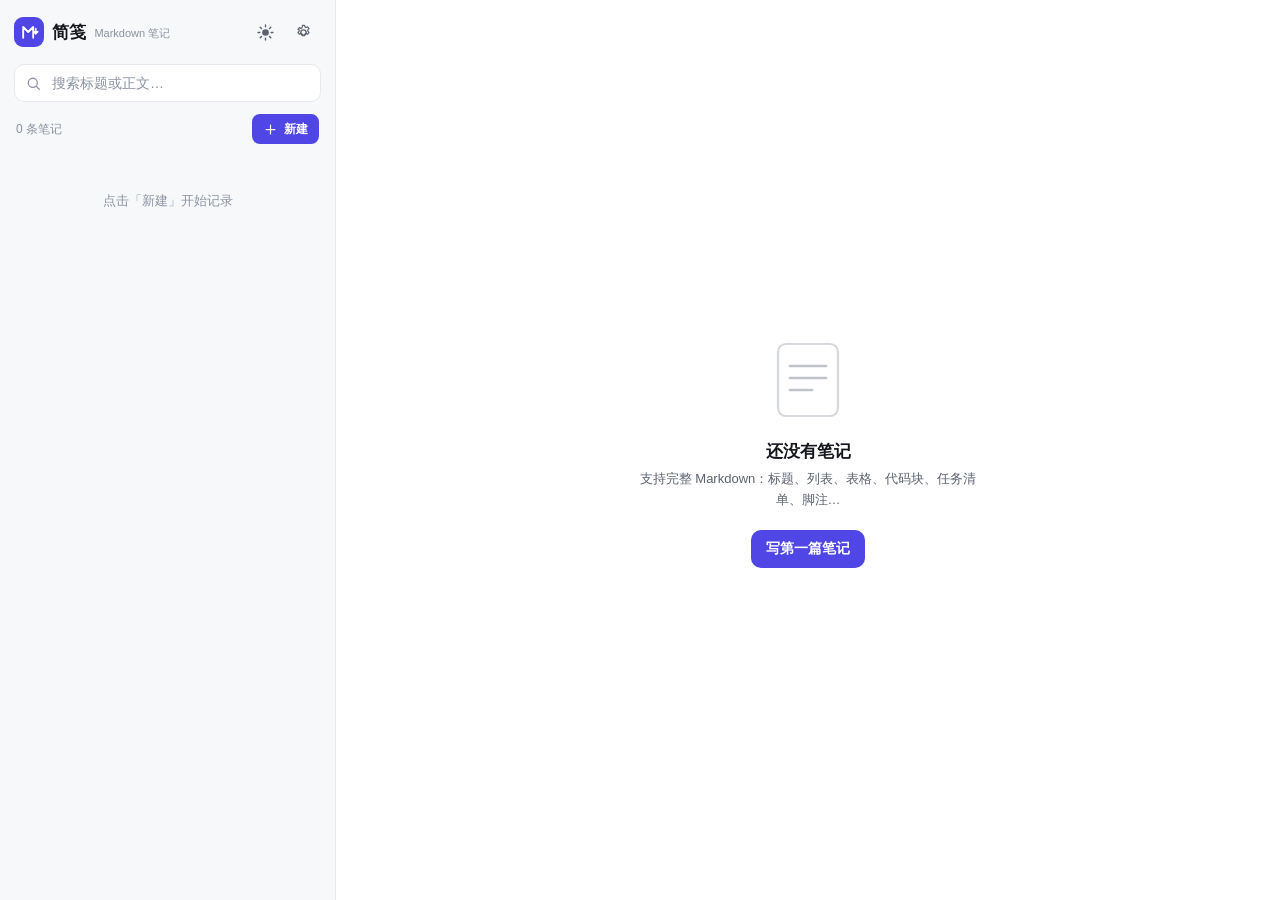
<file: docs/index.html>
<!DOCTYPE html>
<html lang="zh-CN" data-theme="light">
<head>
<meta charset="utf-8">
<meta name="viewport" content="width=device-width, initial-scale=1, viewport-fit=cover, maximum-scale=1">
<meta name="theme-color" content="#ffffff">
<meta name="color-scheme" content="light dark">
<meta name="apple-mobile-web-app-capable" content="yes">
<title>简笺 · 笔记</title>
<link rel="stylesheet" href="css/app.css">
<link rel="icon" type="image/png" href="icons/icon-32.png">
<link rel="apple-touch-icon" href="icons/apple-touch-icon.png">
<link rel="manifest" href="manifest.webmanifest">
</head>
<body>

<div class="app" id="app">
  <!-- 侧栏：列表 -->
  <aside class="sidebar" id="sidebar">
    <header class="topbar">
      <div class="brand">
        <span class="logo" aria-hidden="true">
          <svg viewBox="0 0 24 24" width="20" height="20"><g fill="none" stroke="currentColor" stroke-width="2.2" stroke-linecap="round" stroke-linejoin="round"><path d="M5 19V6l6 6 6-6v13"/><path d="M20 8v6M17.6 11.6 20 14l2.4-2.4"/></g></svg>
        </span>
        <span class="brand-name">简笺</span>
        <span class="brand-sub">Markdown 笔记</span>
      </div>
      <div class="topbar-actions">
        <button class="icon-btn" id="btn-theme" title="切换日夜" aria-label="切换日夜">
          <svg class="i-sun" viewBox="0 0 24 24" width="19" height="19"><circle cx="12" cy="12" r="4.2" fill="currentColor"/><g stroke="currentColor" stroke-width="1.8" stroke-linecap="round"><path d="M12 2.6v2.2M12 19.2v2.2M2.6 12h2.2M19.2 12h2.2M5.3 5.3l1.6 1.6M17.1 17.1l1.6 1.6M18.7 5.3l-1.6 1.6M6.9 17.1l-1.6 1.6"/></g></svg>
          <svg class="i-moon" viewBox="0 0 24 24" width="19" height="19"><path d="M20.5 14.6A8.6 8.6 0 0 1 9.4 3.5a8.6 8.6 0 1 0 11.1 11.1Z" fill="currentColor"/></svg>
        </button>
        <button class="icon-btn" id="btn-settings" title="设置" aria-label="设置">
          <svg viewBox="0 0 24 24" width="19" height="19"><path d="M12 15.4a3.4 3.4 0 1 0 0-6.8 3.4 3.4 0 0 0 0 6.8Z" fill="none" stroke="currentColor" stroke-width="1.7"/><path d="M10.6 2.9h2.8l.5 2.2c.5.2 1 .4 1.4.7l2-1 1.7 2.3-1.6 1.6c.1.5.1 1 0 1.5l1.6 1.6-1.7 2.3-2-1c-.4.3-.9.5-1.4.7l-.5 2.2h-2.8l-.5-2.2c-.5-.2-1-.4-1.4-.7l-2 1-1.7-2.3 1.6-1.6a5.6 5.6 0 0 1 0-1.5L5 8.1l1.7-2.3 2 1c.4-.3.9-.5 1.4-.7l.5-2.2Z" fill="none" stroke="currentColor" stroke-width="1.5" stroke-linejoin="round"/></svg>
        </button>
      </div>
    </header>

    <div class="search-row">
      <svg class="search-ico" viewBox="0 0 24 24" width="17" height="17"><circle cx="11" cy="11" r="6.4" fill="none" stroke="currentColor" stroke-width="1.8"/><path d="M16 16l4.2 4.2" stroke="currentColor" stroke-width="1.8" stroke-linecap="round"/></svg>
      <input id="search" type="search" placeholder="搜索标题或正文…" autocomplete="off" spellcheck="false">
      <button class="clear-btn" id="btn-clear-search" hidden aria-label="清除">×</button>
    </div>

    <div class="list-head">
      <span id="list-count">0 条笔记</span>
      <button class="btn primary small" id="btn-new">
        <svg viewBox="0 0 24 24" width="15" height="15"><path d="M12 5v14M5 12h14" stroke="currentColor" stroke-width="2" stroke-linecap="round"/></svg>
        新建
      </button>
    </div>

    <div class="note-list" id="note-list"></div>


  </aside>

  <!-- 主区：笔记 -->
  <main class="main" id="main">
    <section class="empty" id="empty">
      <div class="empty-art" aria-hidden="true">
        <svg viewBox="0 0 96 96" width="96" height="96"><rect x="18" y="12" width="60" height="72" rx="8" fill="none" stroke="currentColor" stroke-width="2.2" opacity=".35"/><path d="M30 34h36M30 46h36M30 58h22" stroke="currentColor" stroke-width="2.6" stroke-linecap="round" opacity=".55"/></svg>
      </div>
      <h2>还没有笔记</h2>
      <p>支持完整 Markdown：标题、列表、表格、代码块、任务清单、脚注…</p>
      <button class="btn primary" id="btn-empty-new">写第一篇笔记</button>
    </section>

    <section class="note-view" id="note-view" hidden>
      <header class="note-bar">
        <button class="icon-btn only-mobile" id="btn-back" aria-label="返回">
          <svg viewBox="0 0 24 24" width="20" height="20"><path d="M15 5l-7 7 7 7" fill="none" stroke="currentColor" stroke-width="1.9" stroke-linecap="round" stroke-linejoin="round"/></svg>
        </button>
        <div class="note-title-wrap">
          <input id="note-title" class="note-title" type="text" placeholder="无标题" autocomplete="off">
          <div class="note-meta" id="note-meta"></div>
        </div>
        <div class="note-actions">
          <div class="segmented" id="mode-seg" role="tablist">
            <button data-mode="edit" role="tab">编辑</button>
            <button data-mode="read" role="tab">预览</button>
          </div>
          <button class="icon-btn" id="btn-more" title="更多" aria-label="更多">
            <svg viewBox="0 0 24 24" width="20" height="20"><circle cx="6" cy="12" r="1.7" fill="currentColor"/><circle cx="12" cy="12" r="1.7" fill="currentColor"/><circle cx="18" cy="12" r="1.7" fill="currentColor"/></svg>
          </button>
        </div>
      </header>

      <div class="note-body">
        <textarea id="editor" class="editor" placeholder="用 Markdown 记录…&#10;&#10;# 一级标题&#10;- 列表项&#10;- [ ] 待办&#10;**加粗** 和 `行内代码`&#10;&#10;```js&#10;console.log('hello')&#10;```" spellcheck="false"></textarea>
        <article id="preview" class="markdown" hidden></article>
      </div>

      <div class="save-hint" id="save-hint"></div>
    </section>
  </main>
</div>

<!-- 笔记菜单 -->
<div class="menu-scrim" id="menu-scrim" hidden></div>
<div class="menu-sheet" id="note-menu" hidden>
  <div class="sheet-handle"></div>
  <button class="menu-item" id="btn-render-toggle">
    <span class="menu-ico">
      <svg viewBox="0 0 24 24" width="18" height="18"><path d="M2.5 12S6 5.5 12 5.5 21.5 12 21.5 12 18 18.5 12 18.5 2.5 12 2.5 12Z" fill="none" stroke="currentColor" stroke-width="1.7"/><circle cx="12" cy="12" r="2.8" fill="currentColor"/></svg>
    </span>
    <span class="menu-label">
      <b>以渲染后的形式查看</b>
      <small>打开这篇笔记时直接显示渲染效果</small>
    </span>
    <span class="switch" id="switch-render" role="switch" aria-checked="false"><i></i></span>
  </button>
  <button class="menu-item" id="btn-pin-toggle">
    <span class="menu-ico">
      <svg viewBox="0 0 24 24" width="18" height="18"><path d="M9 3h6l-1 6 4 4H6l4-4-1-6Z" fill="none" stroke="currentColor" stroke-width="1.7" stroke-linejoin="round"/><path d="M12 13v8" stroke="currentColor" stroke-width="1.7" stroke-linecap="round"/></svg>
    </span>
    <span class="menu-label">
      <b>置顶</b>
      <small>在列表中固定显示在最前</small>
    </span>
    <span class="switch" id="switch-pin" role="switch" aria-checked="false"><i></i></span>
  </button>
  <button class="menu-item" id="btn-share-img">
    <span class="menu-ico">
      <svg viewBox="0 0 24 24" width="18" height="18"><rect x="3.5" y="4.5" width="17" height="15" rx="2.4" fill="none" stroke="currentColor" stroke-width="1.7"/><circle cx="8.6" cy="9.4" r="1.5" fill="currentColor"/><path d="M4.6 17.2l4.6-4.4 3.2 3 2.7-2.4 4.3 4" fill="none" stroke="currentColor" stroke-width="1.7" stroke-linejoin="round"/></svg>
    </span>
    <span class="menu-label"><b>分享为图片</b><small>把这篇笔记生成一张图片</small></span>
  </button>
  <button class="menu-item" id="btn-rename">
    <span class="menu-ico"><svg viewBox="0 0 24 24" width="18" height="18"><path d="M4 20h4l10-10a2.8 2.8 0 0 0-4-4L4 16v4Z" fill="none" stroke="currentColor" stroke-width="1.7" stroke-linejoin="round"/></svg></span>
    <span class="menu-label"><b>重命名</b><small>按标题名称修改</small></span>
  </button>
  <button class="menu-item danger" id="btn-delete">
    <span class="menu-ico"><svg viewBox="0 0 24 24" width="18" height="18"><path d="M4 7h16M9 7V4.8h6V7M6.5 7l.9 12.2A1.8 1.8 0 0 0 9.2 21h5.6a1.8 1.8 0 0 0 1.8-1.8L17.5 7" fill="none" stroke="currentColor" stroke-width="1.7" stroke-linecap="round" stroke-linejoin="round"/></svg></span>
    <span class="menu-label"><b>删除笔记</b><small>删除后无法恢复</small></span>
  </button>
</div>

<!-- 设置（弹窗 + Tab） -->
<div class="modal-scrim" id="settings-scrim" hidden></div>
<div class="modal settings" id="settings-modal" role="dialog" aria-modal="true" aria-label="设置" hidden>
  <header class="modal-head">
    <div class="tabs" id="settings-tabs" role="tablist">
      <button class="tab on" data-tab="appearance" role="tab">外观</button>
      <button class="tab" data-tab="backup" role="tab">备份</button>
      <button class="tab" data-tab="about" role="tab">关于</button>
    </div>
    <button class="icon-btn" id="btn-close-settings" aria-label="关闭">
      <svg viewBox="0 0 24 24" width="20" height="20"><path d="M6 6l12 12M18 6L6 18" stroke="currentColor" stroke-width="1.9" stroke-linecap="round"/></svg>
    </button>
  </header>
  <div class="modal-body">

    <section class="pane" data-pane="appearance">
      <section class="group">
        <h3>主题</h3>
        <div class="row">
          <div class="row-label"><b>配色</b><small>默认白色主题，可跟随系统</small></div>
          <div class="segmented" id="theme-seg">
            <button data-theme="light">浅色</button>
            <button data-theme="dark">深色</button>
            <button data-theme="system">跟随系统</button>
          </div>
        </div>
        <div class="row">
          <div class="row-label"><b>正文字号</b><small><span id="fontsize-val">16</span> px</small></div>
          <input type="range" id="fontsize" min="13" max="22" step="1" value="16" class="range">
        </div>
      </section>
    </section>

    <section class="pane" data-pane="backup" hidden>
      <section class="group">
        <h3>WebDAV</h3>
        <p class="group-desc">把笔记备份到坚果云、Nextcloud、群晖等网盘，备份文件同时保留在本机。</p>
        <label class="field">
          <span>服务器地址</span>
          <input id="dav-url" type="url" inputmode="url" placeholder="https://dav.jianguoyun.com/dav/">
        </label>
        <div class="field-row">
          <label class="field"><span>账号</span><input id="dav-user" type="text" placeholder="邮箱 / 用户名" autocomplete="username"></label>
          <label class="field"><span>密码 / 应用密码</span><input id="dav-pass" type="password" placeholder="••••••" autocomplete="current-password"></label>
        </div>
        <label class="field">
          <span>备份目录</span>
          <input id="dav-path" type="text" placeholder="heyunotes" autocomplete="off">
        </label>
        <div class="row-inline">
          <button class="btn ghost" id="btn-dav-test">测试连接</button>
          <span class="row-status" id="dav-status"></span>
        </div>
      </section>

      <section class="group">
        <h3>备份策略</h3>
        <p class="group-desc">两个开关默认关闭；开启后才会自动备份到本机与 WebDAV。</p>
        <div class="row">
          <div class="row-label"><b>实时备份</b><small>笔记一有修改就立即备份</small></div>
          <span class="switch" id="switch-realtime" role="switch" aria-checked="false"><i></i></span>
        </div>
        <div class="row">
          <div class="row-label"><b>定时备份</b><small>按固定间隔自动备份</small></div>
          <span class="switch" id="switch-scheduled" role="switch" aria-checked="false"><i></i></span>
        </div>
        <label class="field" id="interval-field">
          <span>备份间隔</span>
          <select id="interval">
            <option value="1">每 1 分钟</option>
            <option value="2">每 2 分钟</option>
            <option value="3">每 3 分钟</option>
            <option value="5">每 5 分钟</option>
            <option value="10">每 10 分钟</option>
            <option value="15">每 15 分钟</option>
            <option value="30">每 30 分钟</option>
            <option value="60">每 1 小时</option>
            <option value="180">每 3 小时</option>
            <option value="720">每 12 小时</option>
            <option value="1440">每天</option>
            <option value="custom">自定义…</option>
          </select>
        </label>
        <label class="field" id="interval-custom-field" hidden>
          <span>自定义间隔（分钟）</span>
          <input id="interval-custom" type="number" min="1" max="10080" step="1" placeholder="例如 8">
          <span class="row-status">范围 1 – 10080 分钟（最长 7 天）</span>
        </label>
        <p class="warn" id="interval-warn" hidden>
          <svg viewBox="0 0 24 24" width="16" height="16"><path d="M12 3.5 21.5 20h-19L12 3.5Z" fill="none" stroke="currentColor" stroke-width="1.7" stroke-linejoin="round"/><path d="M12 10v4.5M12 17.4v.1" stroke="currentColor" stroke-width="1.9" stroke-linecap="round"/></svg>
          <span>间隔小于 5 分钟，建议改用「实时备份」更稳定省电。</span>
        </p>
      </section>

      <section class="group">
        <h3>安全与留存</h3>
        <div class="row">
          <div class="row-label"><b>加密备份文件</b><small id="enc-desc">默认关闭；开启后备份文件使用 AES-256-GCM 加密</small></div>
          <span class="switch" id="switch-enc" role="switch" aria-checked="false"><i></i></span>
        </div>
        <div class="row-inline" id="enc-pwd-row" hidden>
          <span class="row-status" id="enc-pwd-status">未设置备份密码</span>
          <button class="btn ghost small" id="btn-change-pwd">修改备份密码</button>
        </div>
        <label class="field">
          <span>保留备份份数</span>
          <input id="keep" type="number" min="1" max="30" step="1" value="7">
        </label>
        <p class="group-desc">超出份数的旧备份会被自动删除（支持本地与 WebDAV）。默认保留 7 份。</p>
      </section>

      <section class="group">
        <h3>操作</h3>
        <div class="row-inline wrap">
          <button class="btn primary" id="btn-backup-now">立即备份</button>
          <button class="btn ghost" id="btn-import">导入备份文件</button>
          <button class="btn ghost" id="btn-refresh-list">刷新记录</button>
        </div>
        <div class="backup-log" id="backup-log"></div>
        <p class="row-status" id="backup-status"></p>
      </section>
    </section>

    <section class="pane" data-pane="about" hidden>
      <section class="group">
        <h3>关于</h3>
        <div class="about">
          <div><b>简笺</b> <span id="app-version">v1.0.1</span></div>
          <div class="row-status" id="storage-info"></div>
          <div class="row-inline wrap">
            <a class="btn ghost small" id="dl-link" href="download.html" hidden>下载 Android 版</a>
            <button class="btn ghost small danger" id="btn-wipe">清空所有笔记</button>
          </div>
        </div>
      </section>
    </section>

  </div>
</div>

<div class="dialog-scrim" id="dialog-scrim" hidden></div>
<div class="dialog" id="dialog" role="dialog" aria-modal="true" hidden>
  <h3 id="dialog-title"></h3>
  <div class="dialog-body" id="dialog-body"></div>
  <div class="dialog-actions" id="dialog-actions"></div>
</div>

<div class="toast-wrap" id="toast-wrap"></div>

<script src="vendor/markdown-it.min.js"></script>
<script src="vendor/markdown-it-task-lists.min.js"></script>
<script src="vendor/markdown-it-footnote.min.js"></script>
<script src="vendor/highlight.min.js"></script>
<script src="js/util.js"></script>
<script src="js/theme.js"></script>
<script src="js/markdown.js"></script>
<script src="js/code-block.js"></script>
<script src="js/backup.js"></script>
<script src="js/share.js"></script>
<script src="js/backend-web.js"></script>
<script src="js/backend-android.js"></script>
<script src="js/app.js"></script>
</body>
</html>
</file>
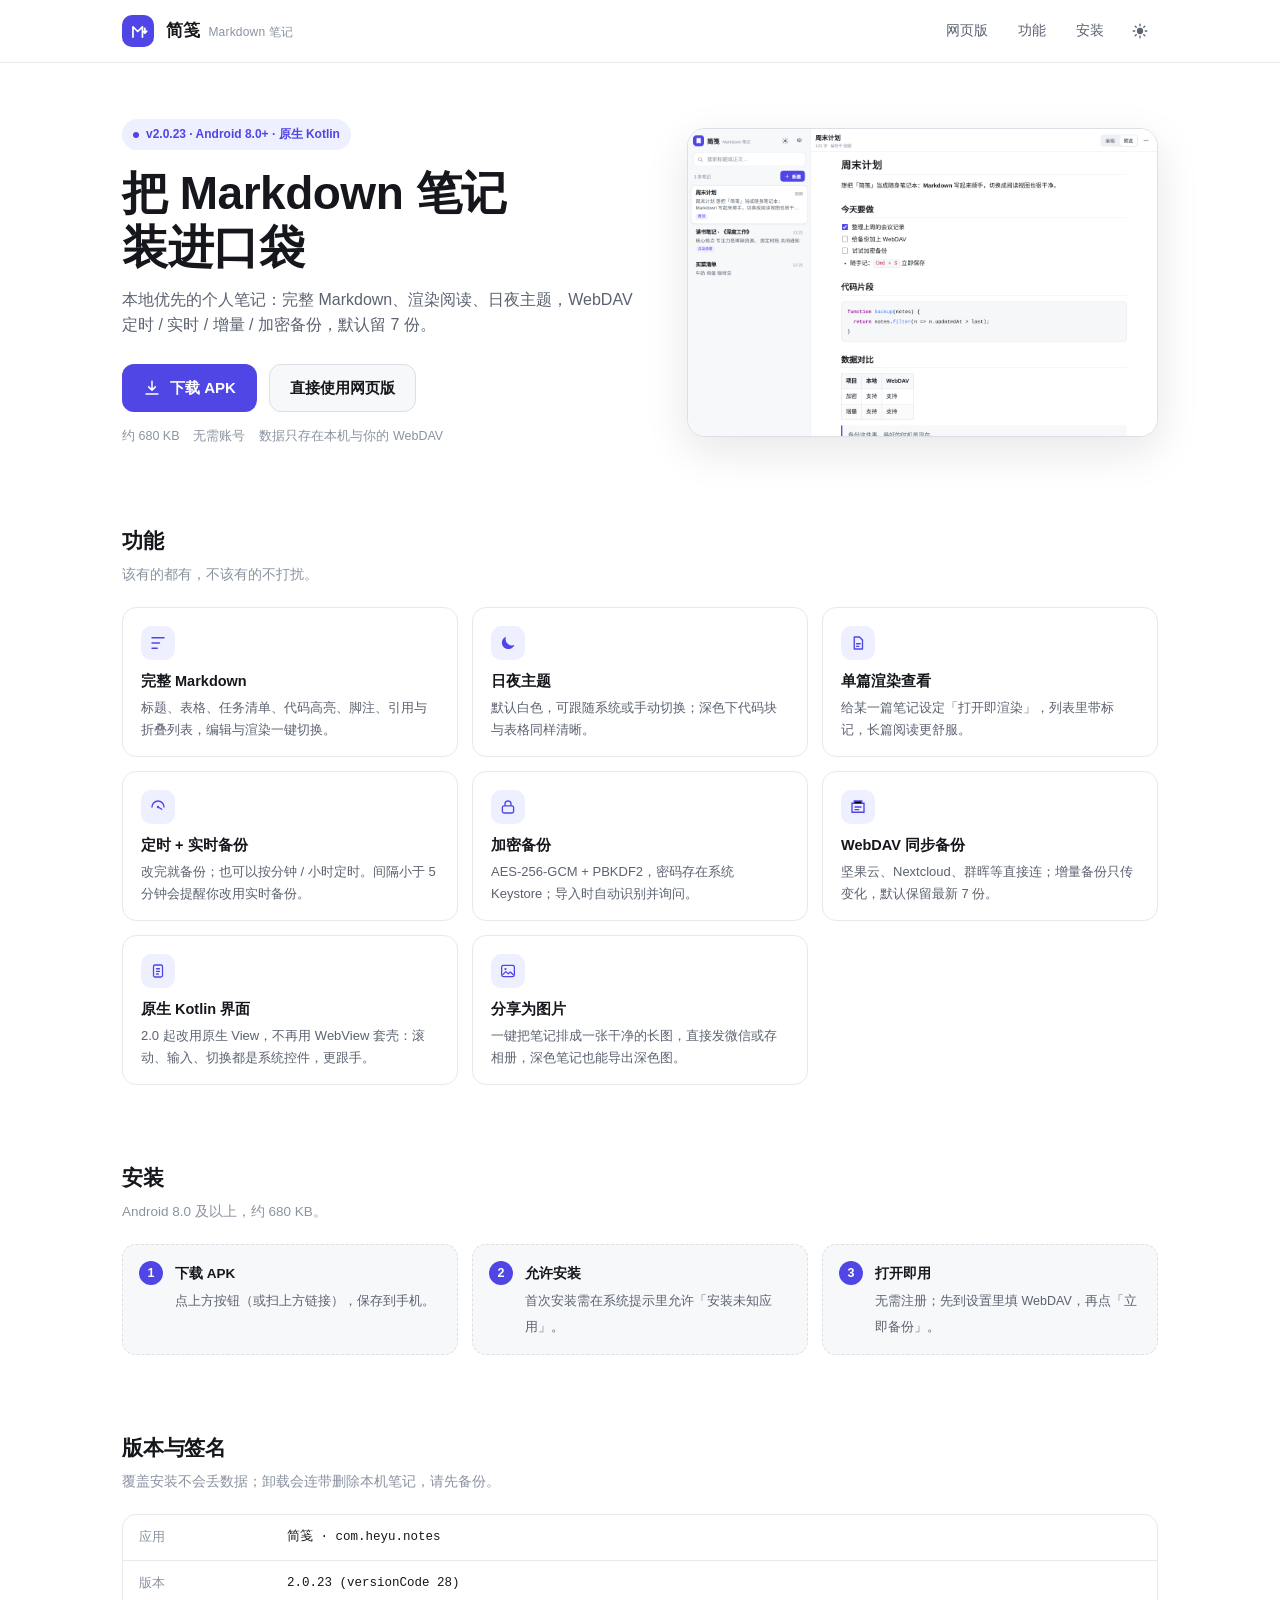
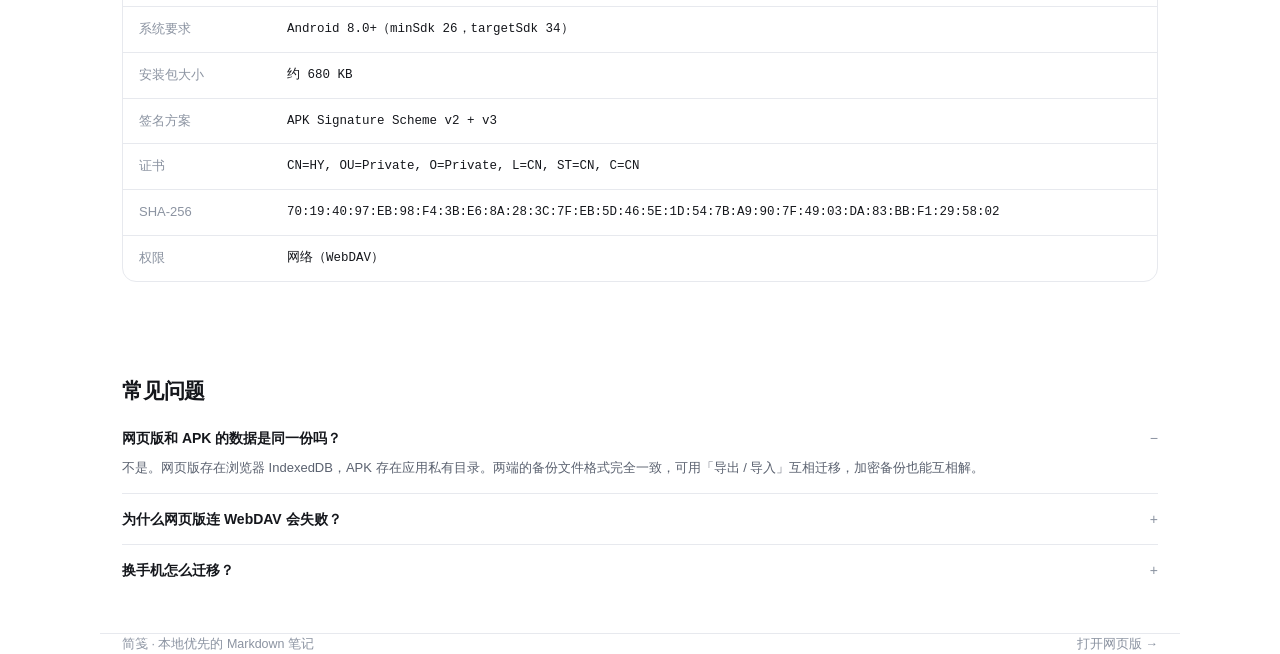
<file: docs/download.html>
<!DOCTYPE html>
<html lang="zh-CN" data-theme="light">
<head>
<meta charset="utf-8">
<meta name="viewport" content="width=device-width, initial-scale=1, viewport-fit=cover">
<meta name="theme-color" content="#ffffff">
<title>下载 简笺 · Markdown 笔记</title>
<style>
  :root{
    --bg:#fff; --bg2:#f7f8fa; --panel:#fff; --text:#15171c; --text2:#5b6270; --text3:#8b93a1;
    --border:#e7e9ee; --border2:#dcdfe6; --accent:#4f46e5; --accent2:#6d67f5; --soft:#eef0ff;
    --shadow:0 14px 44px rgba(17,24,39,.10);
    --radius:16px;
  }
  html[data-theme="dark"]{
    --bg:#101216; --bg2:#15181e; --panel:#161a21; --text:#e8eaf0; --text2:#9aa2b1; --text3:#6f7787;
    --border:#252a34; --border2:#2e3440; --accent:#8b87ff; --accent2:#a29eff; --soft:#23233d;
    --shadow:0 16px 50px rgba(0,0,0,.55);
  }
  *{box-sizing:border-box}
  html,body{margin:0;padding:0}
  body{
    background:var(--bg); color:var(--text);
    font-family:-apple-system,BlinkMacSystemFont,"Segoe UI","PingFang SC","Hiragino Sans GB","Noto Sans SC","Microsoft YaHei",sans-serif;
    -webkit-font-smoothing:antialiased; line-height:1.6;
  }
  a{color:inherit;text-decoration:none}
  .wrap{max-width:1080px;margin:0 auto;padding:0 22px}
  header{position:sticky;top:0;z-index:10;background:var(--bg);border-bottom:1px solid var(--border)}
  .nav{display:flex;align-items:center;gap:12px;height:62px}
  .logo{width:32px;height:32px;border-radius:10px;background:var(--accent);display:grid;place-items:center;color:#fff;flex:0 0 auto}
  .brand{font-weight:700;font-size:17px;letter-spacing:.2px}
  .brand small{font-weight:500;font-size:12px;color:var(--text3);margin-left:8px}
  .nav-links{margin-left:auto;display:flex;align-items:center;gap:6px}
  .nav-links a{padding:8px 12px;border-radius:9px;font-size:13.5px;color:var(--text2);font-weight:550}
  .nav-links a:hover{background:var(--bg2);color:var(--text)}
  .icon-btn{width:36px;height:36px;border-radius:10px;border:0;background:none;color:var(--text2);cursor:pointer;display:grid;place-items:center}
  .icon-btn:hover{background:var(--bg2);color:var(--text)}
  #theme .moon{display:none}
  html[data-theme="dark"] #theme .moon{display:block}
  html[data-theme="dark"] #theme .sun{display:none}

  .hero{display:grid;grid-template-columns:1.05fr .95fr;gap:44px;align-items:center;padding:56px 0 40px}
  .badge{display:inline-flex;align-items:center;gap:7px;font-size:12px;font-weight:600;color:var(--accent);background:var(--soft);padding:6px 11px;border-radius:99px}
  .badge i{width:6px;height:6px;border-radius:50%;background:var(--accent);display:block}
  h1{font-size:clamp(30px,4.4vw,46px);line-height:1.18;letter-spacing:-.5px;margin:16px 0 12px;font-weight:760}
  .lead{font-size:16px;color:var(--text2);margin:0 0 26px;max-width:36em}
  .cta{display:flex;flex-wrap:wrap;gap:12px;align-items:center}
  .btn{display:inline-flex;align-items:center;gap:9px;height:48px;padding:0 20px;border-radius:12px;font-size:15px;font-weight:650;border:1px solid transparent;cursor:pointer;transition:transform .12s ease,background .15s}
  .btn:active{transform:scale(.98)}
  .btn.primary{background:var(--accent);color:#fff}
  .btn.primary:hover{background:var(--accent2)}
  .btn.ghost{background:var(--bg2);border-color:var(--border2);color:var(--text)}
  .btn.ghost:hover{background:var(--panel)}
  .meta-line{margin-top:14px;font-size:12.5px;color:var(--text3);display:flex;gap:14px;flex-wrap:wrap}
  .shot{border-radius:18px;border:1px solid var(--border2);box-shadow:var(--shadow);overflow:hidden;background:var(--panel)}
  .shot img{display:block;width:100%;height:auto}

  section{padding:38px 0}
  h2{font-size:21px;letter-spacing:-.2px;margin:0 0 6px;font-weight:700}
  .sub{color:var(--text3);font-size:13.5px;margin:0 0 22px}
  .grid{display:grid;grid-template-columns:repeat(3,1fr);gap:14px}
  .card{background:var(--panel);border:1px solid var(--border);border-radius:14px;padding:18px 18px 16px}
  .card .ico{width:34px;height:34px;border-radius:10px;background:var(--soft);color:var(--accent);display:grid;place-items:center;margin-bottom:10px}
  .card h3{margin:0 0 4px;font-size:14.5px;font-weight:680}
  .card p{margin:0;font-size:13px;color:var(--text2);line-height:1.65}

  .steps{counter-reset:s;display:grid;grid-template-columns:repeat(3,1fr);gap:14px}
  .step{position:relative;padding:18px 18px 16px 52px;border:1px dashed var(--border2);border-radius:14px;background:var(--bg2)}
  .step::before{counter-increment:s;content:counter(s);position:absolute;left:16px;top:16px;width:24px;height:24px;border-radius:50%;background:var(--accent);color:#fff;font-size:12.5px;font-weight:700;display:grid;place-items:center}
  .step b{display:block;font-size:13.5px;margin-bottom:2px}
  .step span{font-size:12.5px;color:var(--text2)}

  .info{border:1px solid var(--border);border-radius:14px;overflow:hidden;background:var(--panel)}
  .info-row{display:flex;gap:16px;padding:12px 16px;border-top:1px solid var(--border);font-size:13px}
  .info-row:first-child{border-top:0}
  .info-row dt{width:132px;flex:0 0 auto;color:var(--text3)}
  .info-row dd{margin:0;word-break:break-all;font-family:ui-monospace,SFMono-Regular,Consolas,monospace;font-size:12.5px}
  .info-row:not(:first-child) dd{color:var(--text)}

  details{border-top:1px solid var(--border);padding:14px 0}
  details:first-of-type{border-top:0}
  summary{cursor:pointer;font-size:14px;font-weight:600;list-style:none;display:flex;justify-content:space-between;gap:12px}
  summary::-webkit-details-marker{display:none}
  summary::after{content:'+';color:var(--text3);font-weight:400}
  details[open] summary::after{content:'−'}
  details p{margin:8px 0 0;font-size:13px;color:var(--text2)}

  footer{border-top:1px solid var(--border);padding:26px 0 40px;color:var(--text3);font-size:12.5px;display:flex;gap:12px;flex-wrap:wrap;justify-content:space-between}
  @media (max-width:860px){
    .hero{grid-template-columns:1fr;gap:28px;padding:34px 0 22px}
    .grid,.steps{grid-template-columns:1fr 1fr}
    .nav-links a.hide-sm{display:none}
  }
  @media (max-width:560px){
    .grid,.steps{grid-template-columns:1fr}
    .info-row{flex-direction:column;gap:2px}
    .info-row dt{width:auto}
    .brand small{display:none}
  }
</style>
<link rel="icon" type="image/png" href="icons/icon-32.png">
<link rel="apple-touch-icon" href="icons/apple-touch-icon.png">
</head>
<body>
<header>
  <div class="wrap nav">
    <span class="logo" aria-hidden="true">
      <svg viewBox="0 0 24 24" width="19" height="19"><g fill="none" stroke="currentColor" stroke-width="2.2" stroke-linecap="round" stroke-linejoin="round"><path d="M5 19V6l6 6 6-6v13"/><path d="M20 8v6M17.6 11.6 20 14l2.4-2.4"/></g></svg>
    </span>
    <span class="brand">简笺<small>Markdown 笔记</small></span>
    <nav class="nav-links">
      <a href="./index.html">网页版</a>
      <a href="#features" class="hide-sm">功能</a>
      <a href="#install" class="hide-sm">安装</a>
      <button class="icon-btn" id="theme" aria-label="切换主题" title="切换主题">
        <svg class="sun" viewBox="0 0 24 24" width="18" height="18"><circle cx="12" cy="12" r="4.2" fill="currentColor"/><g stroke="currentColor" stroke-width="1.8" stroke-linecap="round"><path d="M12 3v2M12 19v2M3 12h2M19 12h2M5.6 5.6l1.4 1.4M17 17l1.4 1.4M18.4 5.6L17 7M7 17l-1.4 1.4"/></g></svg>
        <svg class="moon" viewBox="0 0 24 24" width="18" height="18"><path d="M20.5 14.6A8.6 8.6 0 0 1 9.4 3.5a8.6 8.6 0 1 0 11.1 11.1Z" fill="currentColor"/></svg>
      </button>
    </nav>
  </div>
</header>

<main class="wrap">
  <section class="hero">
    <div>
      <span class="badge"><i></i>v2.0.23 · Android 8.0+ · 原生 Kotlin</span>
      <h1>把 Markdown 笔记<br>装进口袋</h1>
      <p class="lead">本地优先的个人笔记：完整 Markdown、渲染阅读、日夜主题，WebDAV 定时 / 实时 / 增量 / 加密备份，默认留 7 份。</p>
      <div class="cta">
        <a class="btn primary" href="https://cdn.jsdelivr.net/gh/ming-a1/jianjian-notes@main/apk/jianjian-2.0.23.apk" download>
          <svg viewBox="0 0 24 24" width="18" height="18"><path d="M12 3v12m0 0 4.5-4.5M12 15l-4.5-4.5M4 20h16" fill="none" stroke="currentColor" stroke-width="2" stroke-linecap="round" stroke-linejoin="round"/></svg>
          下载 APK
        </a>
        <a class="btn ghost" href="./index.html">直接使用网页版</a>
      </div>
      <div class="meta-line">
        <span>约 680 KB</span><span>无需账号</span><span>数据只存在本机与你的 WebDAV</span>
      </div>
    </div>
    <div class="shot">
      <img src="./img/preview-light.png" alt="简笺界面预览：Markdown 渲染视图">
    </div>
  </section>

  <section id="features">
    <h2>功能</h2>
    <p class="sub">该有的都有，不该有的不打扰。</p>
    <div class="grid">
      <div class="card"><div class="ico"><svg viewBox="0 0 24 24" width="18" height="18"><path d="M4 5h16M4 12h10M4 19h7" stroke="currentColor" stroke-width="1.9" stroke-linecap="round"/></svg></div><h3>完整 Markdown</h3><p>标题、表格、任务清单、代码高亮、脚注、引用与折叠列表，编辑与渲染一键切换。</p></div>
      <div class="card"><div class="ico"><svg viewBox="0 0 24 24" width="18" height="18"><path d="M20.5 14.6A8.6 8.6 0 0 1 9.4 3.5a8.6 8.6 0 1 0 11.1 11.1Z" fill="currentColor"/></svg></div><h3>日夜主题</h3><p>默认白色，可跟随系统或手动切换；深色下代码块与表格同样清晰。</p></div>
      <div class="card"><div class="ico"><svg viewBox="0 0 24 24" width="18" height="18"><path d="M7 4h7l4 4v12H7z" fill="none" stroke="currentColor" stroke-width="1.8" stroke-linejoin="round"/><path d="M10 13h5M10 16.5h3" stroke="currentColor" stroke-width="1.8" stroke-linecap="round"/></svg></div><h3>单篇渲染查看</h3><p>给某一篇笔记设定「打开即渲染」，列表里带标记，长篇阅读更舒服。</p></div>
      <div class="card"><div class="ico"><svg viewBox="0 0 24 24" width="18" height="18"><path d="M4 12a8 8 0 0 1 16 0M12 12l5 3" fill="none" stroke="currentColor" stroke-width="1.9" stroke-linecap="round"/><circle cx="12" cy="12" r="1.6" fill="currentColor"/></svg></div><h3>定时 + 实时备份</h3><p>改完就备份；也可以按分钟 / 小时定时。间隔小于 5 分钟会提醒你改用实时备份。</p></div>
      <div class="card"><div class="ico"><svg viewBox="0 0 24 24" width="18" height="18"><rect x="4.5" y="10.5" width="15" height="9.5" rx="2.2" fill="none" stroke="currentColor" stroke-width="1.8"/><path d="M8 10.5V8a4 4 0 0 1 8 0v2.5" fill="none" stroke="currentColor" stroke-width="1.8"/></svg></div><h3>加密备份</h3><p>AES-256-GCM + PBKDF2，密码存在系统 Keystore；导入时自动识别并询问。</p></div>
      <div class="card"><div class="ico"><svg viewBox="0 0 24 24" width="18" height="18"><path d="M4 7h16v12H4z" fill="none" stroke="currentColor" stroke-width="1.8"/><path d="M7 7V4h10v3M8 12h8M8 15.5h5" stroke="currentColor" stroke-width="1.8" stroke-linecap="round"/></svg></div><h3>WebDAV 同步备份</h3><p>坚果云、Nextcloud、群晖等直接连；增量备份只传变化，默认保留最新 7 份。</p></div>
      <div class="card"><div class="ico"><svg viewBox="0 0 24 24" width="18" height="18"><path d="M8 4h8a2 2 0 0 1 2 2v12a2 2 0 0 1-2 2H8a2 2 0 0 1-2-2V6a2 2 0 0 1 2-2Z" fill="none" stroke="currentColor" stroke-width="1.7"/><path d="M10 9h4M10 12.5h4M10 16h2.5" stroke="currentColor" stroke-width="1.7" stroke-linecap="round"/></svg></div><h3>原生 Kotlin 界面</h3><p>2.0 起改用原生 View，不再用 WebView 套壳：滚动、输入、切换都是系统控件，更跟手。</p></div>
      <div class="card"><div class="ico"><svg viewBox="0 0 24 24" width="18" height="18"><rect x="3.5" y="4.5" width="17" height="15" rx="2.4" fill="none" stroke="currentColor" stroke-width="1.7"/><circle cx="8.6" cy="9.4" r="1.5" fill="currentColor"/><path d="M4.6 17.2l4.6-4.4 3.2 3 2.7-2.4 4.3 4" fill="none" stroke="currentColor" stroke-width="1.7" stroke-linejoin="round"/></svg></div><h3>分享为图片</h3><p>一键把笔记排成一张干净的长图，直接发微信或存相册，深色笔记也能导出深色图。</p></div>
    </div>
  </section>

  <section id="install">
    <h2>安装</h2>
    <p class="sub">Android 8.0 及以上，约 680 KB。</p>
    <div class="steps">
      <div class="step"><b>下载 APK</b><span>点上方按钮（或扫上方链接），保存到手机。</span></div>
      <div class="step"><b>允许安装</b><span>首次安装需在系统提示里允许「安装未知应用」。</span></div>
      <div class="step"><b>打开即用</b><span>无需注册；先到设置里填 WebDAV，再点「立即备份」。</span></div>
    </div>
  </section>

  <section>
    <h2>版本与签名</h2>
    <p class="sub">覆盖安装不会丢数据；卸载会连带删除本机笔记，请先备份。</p>
    <dl class="info">
      <div class="info-row"><dt>应用</dt><dd>简笺 · com.heyu.notes</dd></div>
      <div class="info-row"><dt>版本</dt><dd>2.0.23 (versionCode 28)</dd></div>
      <div class="info-row"><dt>系统要求</dt><dd>Android 8.0+（minSdk 26，targetSdk 34）</dd></div>
      <div class="info-row"><dt>安装包大小</dt><dd>约 680 KB</dd></div>
      <div class="info-row"><dt>签名方案</dt><dd>APK Signature Scheme v2 + v3</dd></div>
      <div class="info-row"><dt>证书</dt><dd>CN=HY, OU=Private, O=Private, L=CN, ST=CN, C=CN</dd></div>
      <div class="info-row"><dt>SHA-256</dt><dd>70:19:40:97:EB:98:F4:3B:E6:8A:28:3C:7F:EB:5D:46:5E:1D:54:7B:A9:90:7F:49:03:DA:83:BB:F1:29:58:02</dd></div>
      <div class="info-row"><dt>权限</dt><dd>网络（WebDAV）</dd></div>
    </dl>
  </section>

  <section>
    <h2>常见问题</h2>
    <details open><summary>网页版和 APK 的数据是同一份吗？</summary><p>不是。网页版存在浏览器 IndexedDB，APK 存在应用私有目录。两端的备份文件格式完全一致，可用「导出 / 导入」互相迁移，加密备份也能互相解。</p></details>
    <details><summary>为什么网页版连 WebDAV 会失败？</summary><p>浏览器有跨域（CORS）限制，多数网盘不放行网页直接连接。APK 用原生 HTTP，不受影响；网页版可以「立即备份 → 导出」下载备份文件。</p></details>
    <details><summary>换手机怎么迁移？</summary><p>旧机「立即备份」后导出 .hnb/.hnbe 文件（或从 WebDAV 取），新机安装后「设置 → 导入备份文件」，有加密会提示输入密码。</p></details>
  </section>
</main>

<footer class="wrap">
  <span>简笺 · 本地优先的 Markdown 笔记</span>
  <span><a href="./index.html">打开网页版 →</a></span>
</footer>

<script>
  (function () {
    var root = document.documentElement;
    var saved = null;
    try { saved = localStorage.getItem('jj.theme'); } catch (e) { }
    var dark = saved === 'dark' || (saved === null && window.matchMedia && matchMedia('(prefers-color-scheme: dark)').matches);
    root.setAttribute('data-theme', dark ? 'dark' : 'light');
    document.querySelector('meta[name="theme-color"]').setAttribute('content', dark ? '#101216' : '#ffffff');
    document.getElementById('theme').addEventListener('click', function () {
      var next = root.getAttribute('data-theme') === 'dark' ? 'light' : 'dark';
      root.setAttribute('data-theme', next);
      document.querySelector('meta[name="theme-color"]').setAttribute('content', next === 'dark' ? '#101216' : '#ffffff');
      try { localStorage.setItem('jj.theme', next); } catch (e) { }
    });
  })();
</script>
</body>
</html>
</file>
<file: docs/css/app.css>
/* ===== 简笺 · 样式 ===== */
:root{
  --sb-w: 336px;
  --r-sm: 8px;
  --r: 12px;
  --r-lg: 18px;
  --font: -apple-system, BlinkMacSystemFont, "Segoe UI", "PingFang SC", "Hiragino Sans GB", "Noto Sans SC", "Microsoft YaHei", sans-serif;
  --mono: "SFMono-Regular", ui-monospace, "JetBrains Mono", "Cascadia Code", Consolas, "Liberation Mono", monospace;
  --ease: cubic-bezier(.2,.7,.3,1);
}
html[data-theme="light"]{
  --bg:#ffffff; --bg2:#f7f8fa; --bg3:#eef0f4;
  --panel:#ffffff; --text:#15171c; --text2:#5b6270; --text3:#8b93a1;
  --border:#e7e9ee; --border2:#dcdfe6;
  --accent:#4f46e5; --accent-2:#6d67f5; --accent-soft:#eef0ff; --accent-text:#ffffff;
  --danger:#e5484d; --danger-soft:#fdeeee;
  --code-bg:#f6f7f9; --code-text:#c7254e;
  --shadow: 0 8px 24px rgba(17,24,39,.12), 0 1px 4px rgba(17,24,39,.06);
  --hl-key:#a626a4; --hl-str:#50a14f; --hl-num:#986801; --hl-com:#a0a1a7; --hl-fn:#4078f2; --hl-type:#c18401; --hl-attr:#e45649;
}
html[data-theme="dark"]{
  --bg:#101216; --bg2:#15181e; --bg3:#1c2028;
  --panel:#161a21; --text:#e8eaf0; --text2:#9aa2b1; --text3:#6f7787;
  --border:#252a34; --border2:#2e3440;
  --accent:#8b87ff; --accent-2:#a29eff; --accent-soft:#23233d; --accent-text:#0d0f14;
  --danger:#ff6b6b; --danger-soft:#2a1a1c;
  --code-bg:#1a1e26; --code-text:#ff9db1;
  --shadow: 0 10px 28px rgba(0,0,0,.55), 0 1px 4px rgba(0,0,0,.35);
  --hl-key:#c678dd; --hl-str:#98c379; --hl-num:#d19a66; --hl-com:#5c6370; --hl-fn:#61afef; --hl-type:#e5c07b; --hl-attr:#e06c75;
}
*{box-sizing:border-box;-webkit-tap-highlight-color:transparent}
html,body{margin:0;padding:0;height:100%}
body{
  font-family:var(--font); color:var(--text); background:var(--bg);
  -webkit-font-smoothing:antialiased; text-rendering:optimizeLegibility;
  overscroll-behavior:none;
}
button{font-family:inherit;font-size:14px;color:inherit;background:none;border:0;cursor:pointer;padding:0}
input,textarea,select{font-family:inherit;color:inherit}
svg{display:block}
[hidden]{display:none !important}
::selection{background:var(--accent-soft);color:var(--text)}

/* ---------- 布局 ---------- */
.app{display:flex;height:100vh;height:100svh;overflow:hidden;background:var(--bg)}
.sidebar{
  width:100%; flex:1 1 auto; min-width:0;
  display:flex; flex-direction:column;
  background:var(--bg2); border-right:1px solid var(--border);
}
.main{flex:1 1 auto; min-width:0; display:flex; flex-direction:column; background:var(--bg); position:relative}
@media (min-width:900px){
  .sidebar{width:var(--sb-w); flex:0 0 var(--sb-w)}
  .only-mobile{display:none !important}
}
@media (max-width:899px){
  .main{display:none}
  .app.viewing .sidebar{display:none}
  .app.viewing .main{display:flex}
  .app.viewing .only-mobile{display:inline-flex !important}
}

/* ---------- 顶栏 ---------- */
.topbar{
  display:flex; align-items:center; gap:10px;
  padding:14px 14px 10px; padding-top:calc(14px + env(safe-area-inset-top));
}
.brand{display:flex; align-items:center; gap:8px; min-width:0}
.logo{display:grid;place-items:center;width:30px;height:30px;border-radius:9px;background:var(--accent);color:#fff;flex:0 0 auto}
html[data-theme="dark"] .logo{color:#0d0f14}
.brand-name{font-weight:700;font-size:17px;letter-spacing:.2px}
.brand-sub{font-size:11px;color:var(--text3);padding-top:3px}
.topbar-actions{margin-left:auto;display:flex;gap:2px}
.icon-btn{
  width:36px;height:36px;border-radius:10px;display:inline-grid;place-items:center;color:var(--text2);
  transition:background .15s var(--ease), color .15s var(--ease);
}
.icon-btn:hover{background:var(--bg3);color:var(--text)}
.icon-btn:active{transform:scale(.94)}
#btn-theme .i-moon{display:none}
html[data-theme="dark"] #btn-theme .i-moon{display:block}
html[data-theme="dark"] #btn-theme .i-sun{display:none}

/* ---------- 搜索 ---------- */
.search-row{
  margin:4px 14px 8px; display:flex; align-items:center; gap:8px;
  background:var(--bg); border:1px solid var(--border); border-radius:10px;
  padding:0 10px; height:38px; transition:border-color .15s, box-shadow .15s;
}
.search-row:focus-within{border-color:var(--accent); box-shadow:0 0 0 3px var(--accent-soft)}
.search-ico{color:var(--text3);flex:0 0 auto}
.search-row input{
  flex:1; min-width:0; height:100%; border:0; outline:0; background:transparent; font-size:14px;
}
.search-row input::placeholder{color:var(--text3)}
.clear-btn{color:var(--text3);font-size:18px;line-height:1;padding:4px 2px}

.list-head{
  display:flex; align-items:center; justify-content:space-between;
  padding:4px 16px 8px; color:var(--text3); font-size:12px;
}

/* ---------- 列表 ---------- */
.note-list{flex:1; overflow-y:auto; padding:0 8px 12px; scrollbar-width:thin}
.note-list::-webkit-scrollbar{width:8px}
.note-list::-webkit-scrollbar-thumb{background:var(--border2);border-radius:8px;border:2px solid var(--bg2)}
.note-item{
  position:relative; padding:11px 12px; border-radius:12px; margin:2px 0;
  cursor:pointer; border:1px solid transparent;
}
.note-item:hover{background:var(--bg3)}
.note-item.active{background:var(--panel); border-color:var(--border2); box-shadow:0 1px 3px rgba(16,24,40,.06)}
html[data-theme="dark"] .note-item.active{background:var(--bg3); box-shadow:none}
.note-item-top{display:flex;align-items:center;gap:6px}
.note-item-title{
  font-size:14.5px; font-weight:600; line-height:1.35; white-space:nowrap; overflow:hidden; text-overflow:ellipsis; flex:1; min-width:0;
}
.note-item-time{font-size:11px;color:var(--text3);flex:0 0 auto}
.note-item-excerpt{
  margin-top:3px; font-size:12.5px; line-height:1.5; color:var(--text2);
  display:-webkit-box; -webkit-line-clamp:2; -webkit-box-orient:vertical; overflow:hidden;
  word-break:break-word;
}
.badges{display:flex;gap:4px;margin-top:6px}
.badge{font-size:10px;line-height:1;padding:3px 6px;border-radius:6px;background:var(--bg3);color:var(--text2);white-space:nowrap}
.badge.pin{background:var(--accent-soft);color:var(--accent)}
.badge.render{background:var(--accent-soft);color:var(--accent)}
.empty-list{padding:40px 16px;text-align:center;color:var(--text3);font-size:13px}

.side-foot{
  display:flex;align-items:center;justify-content:space-between;gap:8px;
  padding:10px 16px calc(10px + env(safe-area-inset-bottom));
  border-top:1px solid var(--border); color:var(--text3); font-size:11.5px;
}
.foot-links{display:flex;align-items:center;gap:12px}
.link-btn{color:var(--accent);font-size:11.5px;font-weight:600}

/* ---------- 空状态 ---------- */
.empty{flex:1;display:flex;flex-direction:column;align-items:center;justify-content:center;gap:6px;padding:32px;text-align:center;color:var(--text2)}
.empty-art{color:var(--text3);margin-bottom:6px}
.empty h2{margin:0;font-size:17px;color:var(--text);font-weight:650}
.empty p{margin:0 0 14px;font-size:13px;max-width:340px;line-height:1.6}

/* ---------- 笔记视图 ---------- */
.note-view{flex:1;display:flex;flex-direction:column;min-height:0}
.note-bar{
  display:flex;align-items:center;gap:6px;
  padding:10px 12px 8px; padding-top:calc(10px + env(safe-area-inset-top));
  border-bottom:1px solid var(--border); background:var(--bg);
}
.note-title-wrap{flex:1;min-width:0}
.note-title{
  width:100%; border:0; outline:0; background:transparent;
  font-size:17px; font-weight:650; padding:2px 0; letter-spacing:.1px;
}
.note-title::placeholder{color:var(--text3);font-weight:500}
.note-meta{font-size:11px;color:var(--text3);margin-top:2px;display:flex;gap:8px;flex-wrap:wrap}
.note-actions{display:flex;align-items:center;gap:4px;flex:0 0 auto}
.segmented{display:inline-flex;background:var(--bg3);border-radius:9px;padding:2px;gap:2px}
.segmented button{
  padding:5px 11px;border-radius:7px;font-size:12.5px;color:var(--text2);font-weight:550;
  transition:background .15s var(--ease), color .15s var(--ease);
}
.segmented button.on{background:var(--panel);color:var(--text);box-shadow:0 1px 2px rgba(16,24,40,.10)}
html[data-theme="dark"] .segmented button.on{background:var(--bg);box-shadow:none;color:var(--text)}
.segmented button:disabled{opacity:.45;cursor:not-allowed}

.note-body{flex:1;min-height:0;display:flex;flex-direction:column;position:relative}
.editor{
  flex:1; width:100%; border:0; outline:0; resize:none; background:transparent;
  font-family:var(--mono); font-size:var(--editor-fs,15px); line-height:1.7;
  padding:16px 18px calc(28px + env(safe-area-inset-bottom)); color:var(--text);
  tab-size:2;
}
.editor::placeholder{color:var(--text3);line-height:1.9}
.save-hint{
  position:absolute; left:50%; bottom:calc(14px + env(safe-area-inset-bottom)); transform:translate(-50%,8px);
  background:var(--text); color:var(--bg); font-size:11.5px; padding:5px 12px; border-radius:20px;
  opacity:0; pointer-events:none; transition:opacity .2s var(--ease), transform .2s var(--ease);
}
.save-hint.show{opacity:.9;transform:translate(-50%,0)}

/* ---------- Markdown 渲染 ---------- */
.markdown{
  flex:1; overflow-y:auto; padding:18px 20px calc(48px + env(safe-area-inset-bottom));
  font-size:var(--md-fs,16px); line-height:1.78; color:var(--text); word-wrap:break-word;
  max-width:820px; width:100%; margin:0 auto;
}
.markdown::-webkit-scrollbar{width:8px}
.markdown::-webkit-scrollbar-thumb{background:var(--border2);border-radius:8px}
.markdown > *:first-child{margin-top:0}
.markdown h1,.markdown h2,.markdown h3,.markdown h4,.markdown h5,.markdown h6{
  line-height:1.35; margin:1.6em 0 .6em; font-weight:680; letter-spacing:.1px;
}
.markdown h1{font-size:1.72em;padding-bottom:.28em;border-bottom:1px solid var(--border)}
.markdown h2{font-size:1.4em;padding-bottom:.24em;border-bottom:1px solid var(--border)}
.markdown h3{font-size:1.2em}
.markdown h4{font-size:1.06em}
.markdown h5,.markdown h6{font-size:.96em;color:var(--text2)}
.markdown p{margin:.85em 0}
.markdown a{color:var(--accent);text-decoration:none;border-bottom:1px solid color-mix(in srgb, var(--accent) 35%, transparent)}
.markdown a:hover{border-bottom-color:var(--accent)}
.markdown strong{font-weight:680}
.markdown del{color:var(--text2)}
.markdown ul,.markdown ol{padding-left:1.5em;margin:.7em 0}
.markdown li{margin:.25em 0}
.markdown li > ul,.markdown li > ol{margin:.2em 0}
.markdown blockquote{
  margin:1em 0;padding:.55em 1em;border-left:3px solid var(--accent);
  background:var(--bg2);border-radius:0 8px 8px 0;color:var(--text2);
}
.markdown blockquote p{margin:.3em 0}
.markdown code{
  font-family:var(--mono);font-size:.88em;background:var(--code-bg);color:var(--code-text);
  padding:.15em .38em;border-radius:5px;border:1px solid var(--border);
}
.markdown pre{
  margin:1em 0;padding:14px 16px;background:var(--code-bg);border:1px solid var(--border);
  border-radius:10px;overflow:auto;line-height:1.6;
}
.markdown pre code{background:none;border:0;padding:0;color:var(--text);font-size:.86em}
.markdown table{
  border-collapse:collapse;margin:1em 0;display:block;overflow-x:auto;max-width:100%;font-size:.94em;
}
.markdown th,.markdown td{border:1px solid var(--border2);padding:7px 12px;text-align:left}
.markdown th{background:var(--bg2);font-weight:650}
.markdown tr:nth-child(2n) td{background:color-mix(in srgb, var(--bg2) 55%, transparent)}
.markdown hr{border:0;border-top:1px solid var(--border2);margin:2em 0}
.markdown img{max-width:100%;border-radius:10px;height:auto}
.markdown input[type="checkbox"]{
  width:16px;height:16px;margin:0 .45em 0 0;vertical-align:-2px;accent-color:var(--accent);cursor:pointer;
}
.markdown .task-list-item{list-style:none;margin-left:-1.35em}
.markdown .task-list-item input{margin-left:0}
.markdown .footnotes{margin-top:2.4em;padding-top:1em;border-top:1px solid var(--border);font-size:.88em;color:var(--text2)}
.markdown .footnotes ol{padding-left:1.3em}
.markdown .hljs-keyword,.markdown .hljs-selector-tag{color:var(--hl-key);font-weight:600}
.markdown .hljs-string,.markdown .hljs-regexp{color:var(--hl-str)}
.markdown .hljs-number,.markdown .hljs-literal{color:var(--hl-num)}
.markdown .hljs-comment,.markdown .hljs-quote{color:var(--hl-com);font-style:italic}
.markdown .hljs-title,.markdown .hljs-function .hljs-title{color:var(--hl-fn)}
.markdown .hljs-type,.markdown .hljs-class .hljs-title,.markdown .hljs-built_in{color:var(--hl-type)}
.markdown .hljs-attr,.markdown .hljs-attribute,.markdown .hljs-variable{color:var(--hl-attr)}
.markdown .hljs-meta{color:var(--hl-com)}
.markdown .hljs-emphasis{font-style:italic}
.markdown .hljs-strong{font-weight:700}

/* ---------- 菜单 / 弹层 ---------- */
.menu-scrim{position:fixed;inset:0;background:rgba(10,12,16,.30);z-index:40}
.menu-sheet{
  position:fixed;contain:layout paint;right:12px;top:56px;width:308px;z-index:41;
  background:var(--panel);border:1px solid var(--border2);border-radius:14px;
  box-shadow:var(--shadow);padding:6px;
}
.sheet-handle{display:none}
.menu-item{
  width:100%;display:flex;align-items:center;gap:10px;padding:10px 10px;border-radius:10px;text-align:left;
}
.menu-item:hover{background:var(--bg3)}
.menu-ico{width:32px;height:32px;border-radius:9px;display:grid;place-items:center;background:var(--bg2);color:var(--text2);flex:0 0 auto}
.menu-label{flex:1;min-width:0;display:flex;flex-direction:column;gap:1px}
.menu-label b{font-size:13.5px;font-weight:600}
.menu-label small{font-size:11.5px;color:var(--text3)}
.menu-item.danger .menu-ico{background:var(--danger-soft);color:var(--danger)}
.menu-item.danger b{color:var(--danger)}
@media (max-width:640px){
  .menu-sheet{left:8px;right:8px;top:auto;bottom:0;width:auto;border-radius:16px 16px 8px 8px;padding:8px 8px calc(8px + env(safe-area-inset-bottom));}
  .sheet-handle{display:block;width:38px;height:4px;border-radius:4px;background:var(--border2);margin:6px auto 8px}
}

/* ---------- 开关 ---------- */
.switch{
  width:42px;height:25px;border-radius:20px;background:var(--border2);position:relative;flex:0 0 auto;
  transition:background .18s var(--ease);cursor:pointer;
}
.switch i{
  position:absolute;top:2.5px;left:2.5px;width:20px;height:20px;border-radius:50%;background:#fff;
  box-shadow:0 1px 3px rgba(0,0,0,.25);transition:transform .18s var(--ease);
}
.switch[aria-checked="true"]{background:var(--accent)}
.switch[aria-checked="true"] i{transform:translateX(17px)}

/* ---------- 设置弹层 ---------- */
.modal-scrim{position:fixed;inset:0;background:rgba(10,12,16,.44);z-index:50}
.modal{
  position:fixed;z-index:51;background:var(--panel);border:1px solid var(--border2);
  border-radius:18px;box-shadow:var(--shadow);display:flex;flex-direction:column;overflow:hidden;
  left:50%;top:50%;transform:translate(-50%,-50%);width:min(620px,calc(100vw - 32px));max-height:min(86vh,900px);
  contain:layout paint;
}
@media (max-width:640px){
  .modal{left:50%;top:50%;bottom:auto;right:auto;transform:translate(-50%,-50%);width:calc(100vw - 24px);max-height:86vh;border-radius:16px}
}
.modal-head{display:flex;align-items:center;justify-content:space-between;gap:12px;padding:14px 16px 12px}
.tabs{display:inline-flex;gap:3px;background:var(--bg2);padding:3px;border-radius:10px;flex-wrap:nowrap}
.tab{padding:6px 15px;border-radius:8px;font-size:13.5px;font-weight:600;color:var(--text2);white-space:nowrap}
.tab.on{background:var(--panel);color:var(--text);box-shadow:0 1px 2px rgba(16,24,39,.12)}
html[data-theme="dark"] .tab.on{background:var(--bg);box-shadow:none}
.pane{padding-top:2px}
.pane > .group:first-child{border-top:0;padding-top:6px}
@media (max-width:420px){ .tab{padding:6px 11px;font-size:12.5px} }
.modal-head h2{margin:0;font-size:17px;font-weight:680}
.modal-body{overflow-y:auto;overscroll-behavior:contain;padding:4px 18px calc(24px + env(safe-area-inset-bottom))}
.group{padding:14px 0;border-top:1px solid var(--border)}
.group:first-child{border-top:0;padding-top:4px}
.group h3{margin:0 0 10px;font-size:12.5px;font-weight:700;letter-spacing:.6px;text-transform:uppercase;color:var(--text3)}
.group-desc{margin:-4px 0 10px;font-size:12px;line-height:1.6;color:var(--text3)}
.row{display:flex;align-items:center;justify-content:space-between;gap:14px;padding:9px 0}
.row-label{min-width:0;display:flex;flex-direction:column;gap:2px}
.row-label b{font-size:13.5px;font-weight:600}
.row-label small{font-size:11.5px;color:var(--text3);line-height:1.5}
.row-inline{display:flex;align-items:center;gap:10px;padding:8px 0}
.row-inline.wrap{flex-wrap:wrap}
.row-status{font-size:11.5px;color:var(--text3);line-height:1.5}
.field{display:flex;flex-direction:column;gap:5px;margin:8px 0;flex:1;min-width:0}
.field > span{font-size:11.5px;color:var(--text3);font-weight:600}
.field input,.field select,.field textarea{
  height:38px;border:1px solid var(--border2);border-radius:9px;background:var(--bg);
  padding:0 11px;font-size:13.5px;outline:0;transition:border-color .15s, box-shadow .15s;width:100%;
}
.field input:focus,.field select:focus{border-color:var(--accent);box-shadow:0 0 0 3px var(--accent-soft)}
.field-row{display:flex;gap:10px}
@media (max-width:520px){.field-row{flex-direction:column;gap:0}}
.range{width:160px;accent-color:var(--accent)}
.warn{
  display:flex;gap:8px;align-items:flex-start;margin:10px 0 0;padding:10px 12px;border-radius:10px;
  background:color-mix(in srgb, #f5a623 12%, transparent);color:#b26a00;font-size:12px;line-height:1.55;
}
html[data-theme="dark"] .warn{color:#f0b64a;background:color-mix(in srgb, #f5a623 14%, transparent)}
.warn svg{flex:0 0 auto;margin-top:1px}
.about{font-size:13px;color:var(--text2);display:flex;flex-direction:column;gap:6px}
.backup-log{margin-top:10px;display:flex;flex-direction:column;gap:6px;max-height:240px;overflow:auto}
.backup-row{
  display:flex;align-items:center;gap:10px;padding:8px 10px;border:1px solid var(--border);border-radius:10px;font-size:12px;
}
.backup-row .bk-name{flex:1;min-width:0;display:flex;flex-direction:column;gap:1px}
.backup-row .bk-name b{font-size:12.5px;font-weight:600;white-space:nowrap;overflow:hidden;text-overflow:ellipsis}
.backup-row .bk-name small{font-size:11px;color:var(--text3)}
.backup-row .bk-actions{display:flex;gap:6px;flex:0 0 auto}
.bk-tag{font-size:10px;padding:2px 6px;border-radius:5px;background:var(--bg3);color:var(--text2)}
.bk-tag.enc{background:var(--accent-soft);color:var(--accent)}

/* ---------- 按钮 ---------- */
.btn{
  display:inline-flex;align-items:center;justify-content:center;gap:6px;height:38px;padding:0 14px;border-radius:10px;
  font-size:13.5px;font-weight:600;border:1px solid transparent;transition:transform .12s var(--ease), background .15s, border-color .15s;
  white-space:nowrap;
}
.btn:active{transform:scale(.975)}
.btn.primary{background:var(--accent);color:#fff}
html[data-theme="dark"] .btn.primary{color:#0d0f14}
.btn.primary:hover{background:var(--accent-2)}
.btn.ghost{background:var(--bg2);border-color:var(--border2);color:var(--text)}
.btn.ghost:hover{background:var(--bg3)}
.btn.small{height:30px;padding:0 10px;font-size:12px;border-radius:8px}
.btn.danger{color:var(--danger);border-color:color-mix(in srgb, var(--danger) 30%, transparent)}

/* ---------- 对话框 ---------- */
.dialog-scrim{position:fixed;inset:0;background:rgba(10,12,16,.44);z-index:60}
.dialog{
  position:fixed;z-index:61;left:50%;top:50%;transform:translate(-50%,-50%);
  width:min(420px,calc(100vw - 40px));background:var(--panel);border:1px solid var(--border2);
  border-radius:16px;box-shadow:var(--shadow);padding:20px;contain:layout paint;
}
.dialog h3{margin:0 0 10px;font-size:16px;font-weight:680;line-height:1.4}
.dialog-body{font-size:13px;line-height:1.6;color:var(--text2);max-height:50vh;overflow:auto}
.dialog-body .field{margin:10px 0 0}
.dialog-body input,.dialog-body select{
  height:38px;border:1px solid var(--border2);border-radius:9px;background:var(--bg);padding:0 11px;font-size:13.5px;outline:0;width:100%;
}
.dialog-body input:focus{border-color:var(--accent);box-shadow:0 0 0 3px var(--accent-soft)}
.dialog-body .err{color:var(--danger);font-size:12px;margin-top:8px;min-height:16px}
.dialog-actions{display:flex;justify-content:flex-end;gap:8px;margin-top:18px;flex-wrap:wrap}

/* ---------- Toast ---------- */
.toast-wrap{
  position:fixed;left:50%;bottom:calc(24px + env(safe-area-inset-bottom));transform:translateX(-50%);
  z-index:90;display:flex;flex-direction:column;gap:8px;align-items:center;pointer-events:none;width:max-content;max-width:92vw;
}
.toast{
  background:var(--text);color:var(--bg);font-size:12.5px;padding:9px 16px;border-radius:22px;
  box-shadow:var(--shadow);animation:toastin .2s var(--ease);max-width:92vw;text-align:center;line-height:1.5;
}
.toast.err{background:var(--danger);color:#fff}
.toast.ok{background:#12805c;color:#fff}
@keyframes toastin{from{opacity:0;transform:translateY(10px)}to{opacity:1;transform:none}}

/* 安全区 */
@supports(padding: max(0px)){
  .sidebar{padding-bottom:0}
}

/* 尊重系统减少动态效果设置 */
@media (prefers-reduced-motion: reduce){
  *{animation:none !important;transition:none !important;scroll-behavior:auto !important}
}

/* ---------- 代码块工具栏 ---------- */
.code-card{
  margin:1em 0;border:1px solid var(--border);border-radius:10px;
  background:var(--code-bg);overflow:visible;
}
.code-card pre{margin:0;border:0;border-radius:0;background:transparent}
.code-card.collapsed pre{display:none}
.code-head,.code-full-head{
  display:flex;align-items:center;gap:2px;padding:5px 8px;
  background:var(--bg2);border-bottom:1px solid var(--border);
  font-size:12px;color:var(--text3);line-height:1.2;
}
.code-head{
  position:sticky;top:0;z-index:3;
  border-radius:10px 10px 0 0;
  box-shadow:0 1px 0 var(--border);
}
.code-card.collapsed .code-head{border-radius:10px}
.code-card pre{border-radius:0 0 10px 10px}
.code-head .sp,.code-full-head .sp{flex:1}
.code-lang{font-family:var(--mono);white-space:nowrap}
.code-lines{margin-left:2px;white-space:nowrap;opacity:.85}
.code-btn{
  border:0;background:transparent;color:var(--text2);font:inherit;font-size:12px;
  padding:4px 7px;border-radius:6px;cursor:pointer;white-space:nowrap;
}
.code-btn:hover{background:color-mix(in srgb, var(--text) 8%, transparent);color:var(--text)}
.code-btn:active{background:color-mix(in srgb, var(--text) 14%, transparent)}

.code-full{
  position:fixed;inset:0;z-index:120;background:rgba(0,0,0,.45);
  display:flex;align-items:center;justify-content:center;padding:16px;
}
.code-full-card{
  width:min(960px,100%);max-height:88vh;display:flex;flex-direction:column;
  background:var(--panel);border:1px solid var(--border);border-radius:14px;overflow:hidden;
  box-shadow:0 24px 60px rgba(0,0,0,.28);
}
.code-full-body{overflow:auto;padding:0}
.code-full-body pre{margin:0;border:0;border-radius:0}
</file>
